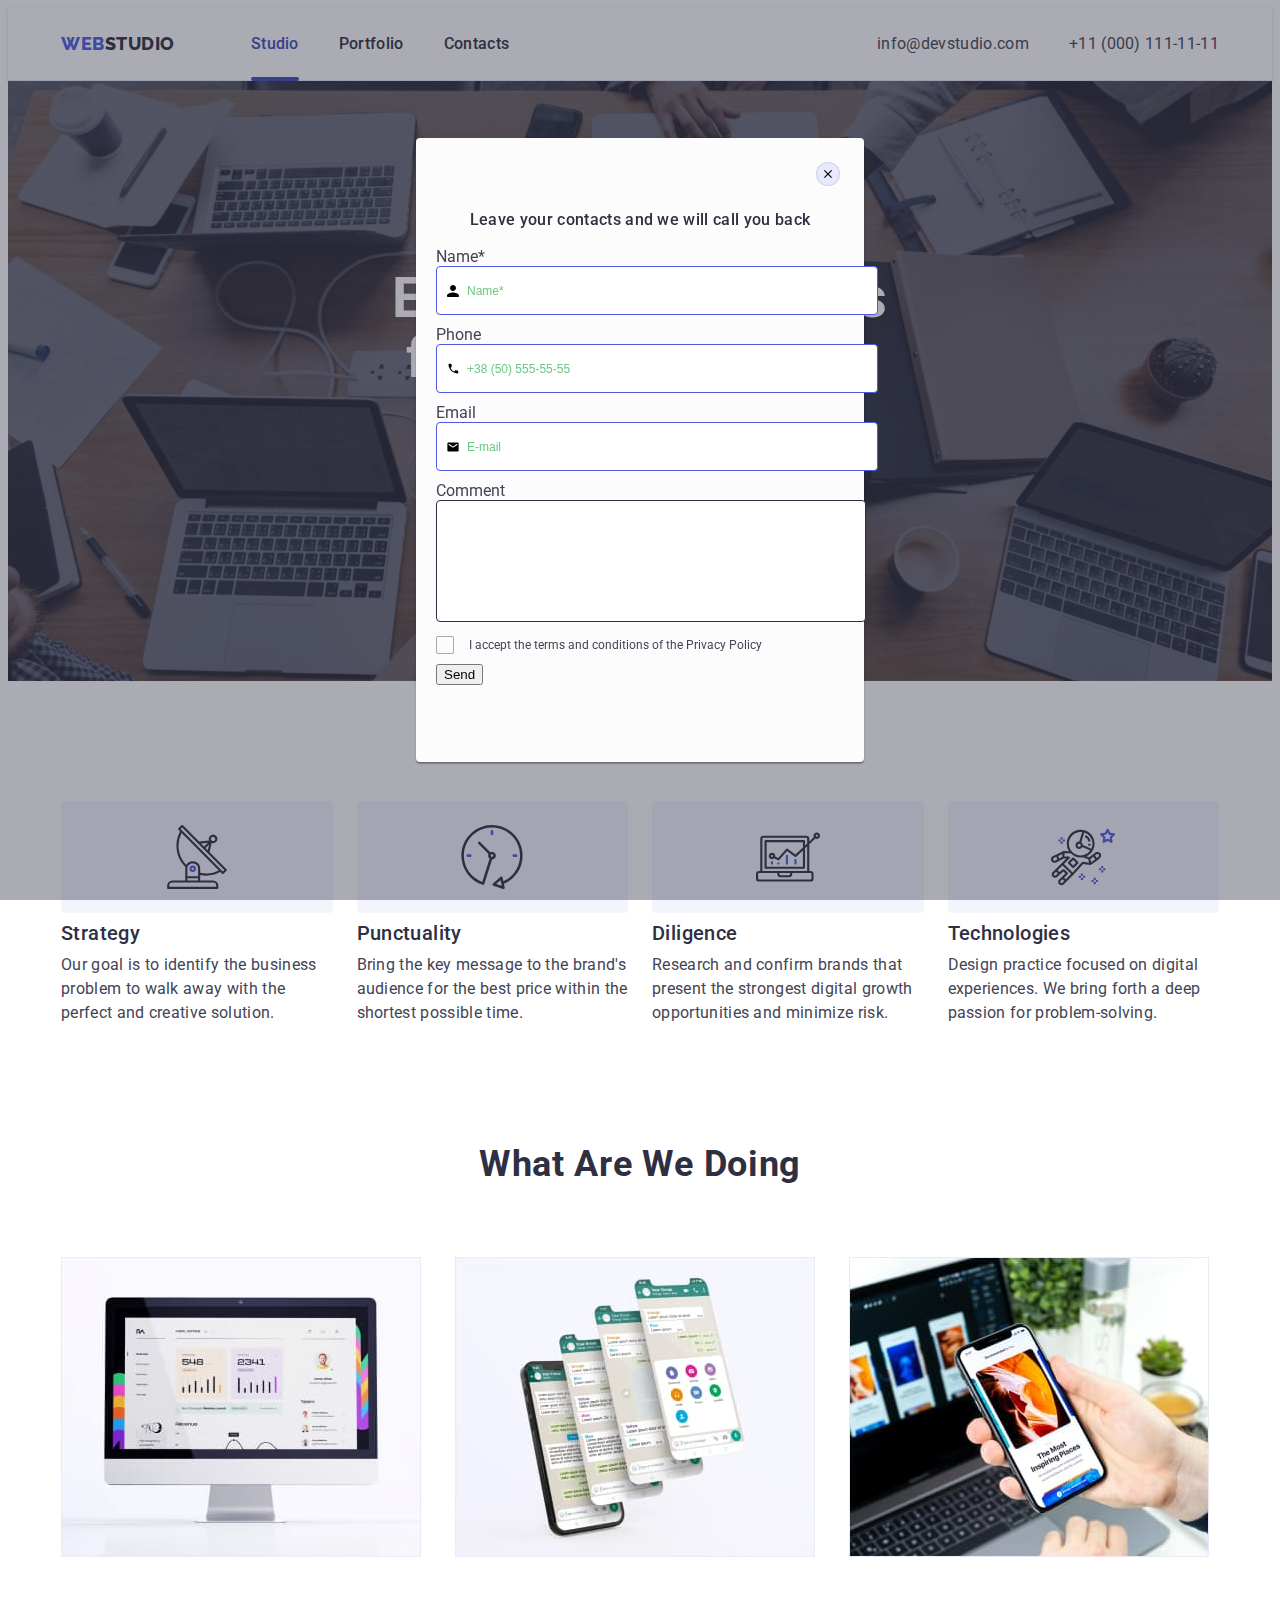
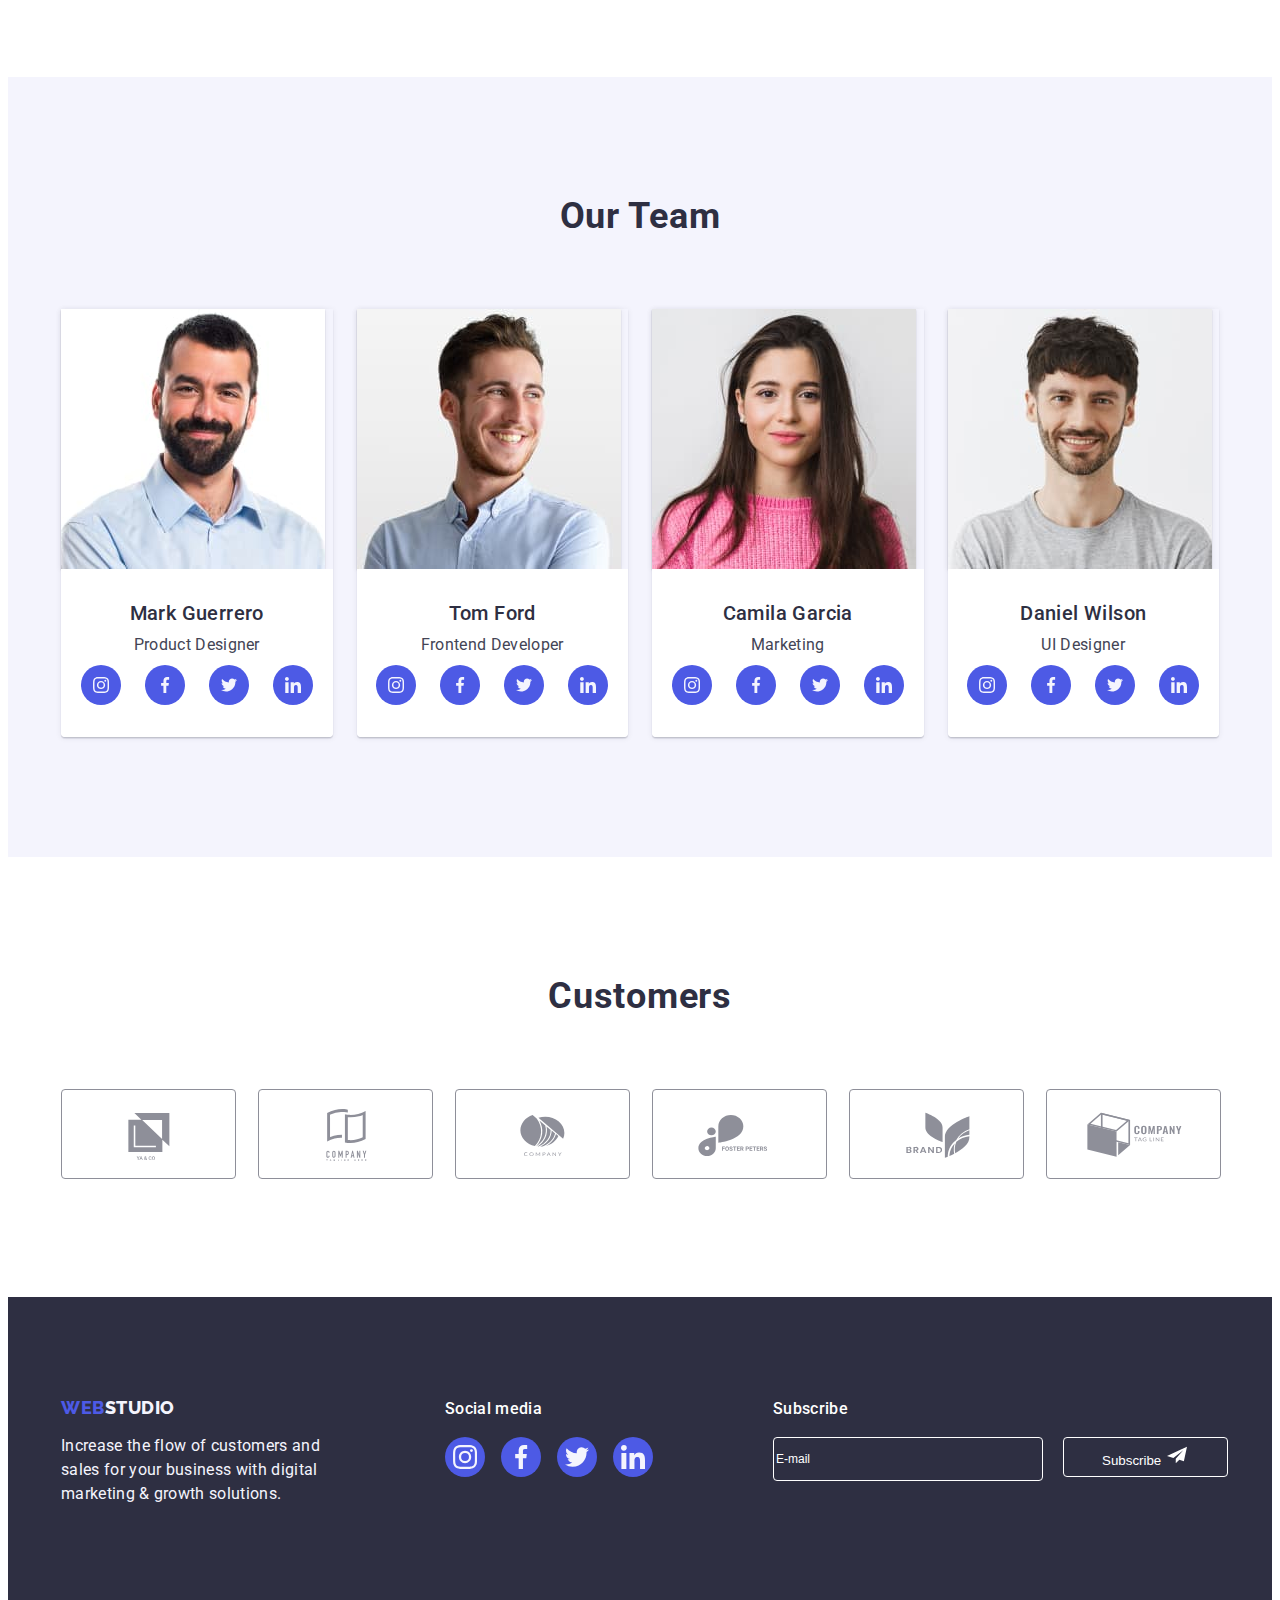
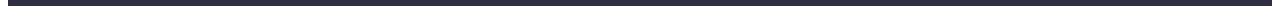
<file: index.html>
<!DOCTYPE html>
<html lang="en">
  <head>
    <meta charset="UTF-8" />
    <meta http-equiv="X-UA-Compatible" content="IE=edge" />
    <meta name="viewport" content="width=device-width, initial-scale=1.0" />
    <title>Домашка 2</title>
    <link rel="preconnect" href="https://fonts.googleapis.com">
    <link rel="preconnect" href="https://fonts.gstatic.com" crossorigin>
    <link href="https://fonts.googleapis.com/css2?family=Raleway:wght@800&family=Roboto:wght@400;500;700&display=swap"
      rel="stylesheet">
    <link rel="stylesheet" href="https://cdnjs.cloudflare.com/ajax/libs/modern-normalize/2.0.0/modern-normalize.min.css"
      integrity="sha512-4xo8blKMVCiXpTaLzQSLSw3KFOVPWhm/TRtuPVc4WG6kUgjH6J03IBuG7JZPkcWMxJ5huwaBpOpnwYElP/m6wg=="
      crossorigin="anonymous" referrerpolicy="no-referrer" />
    <link rel="stylesheet" href="https://cdnjs.cloudflare.com/ajax/libs/animate.css/4.1.1/animate.min.css" />
    <link href="https://unpkg.com/aos@2.3.1/dist/aos.css" rel="stylesheet">
    <link rel="stylesheet" href="./css/styles.css">
  </head>

  <body>
    <header class="header-class">
      <div class="container nav-class  ">
        <nav class="nav-class">
          <a class="main-return-index link" href="./index.html">Web<span class="logo-studio">Studio</span></a>
          <ul class="flex-container list">
            <li><a class="main-menu drawt link" href="./index.html">Studio</a></li>
            <li><a class="main-menu link" href="./portfolio.html">Portfolio</a></li>
            <li><a class="main-menu link" href="">Contacts</a></li>
          </ul>
        </nav>
      
        <address class="main-adress ">
          <ul class="adr-container list">
            <li><a class="main-email-tel link" href="mailto:info@devstudio.com">info@devstudio.com</a></li>
            <li><a class="main-email-tel link" href="tel:+110001111111">+11 (000) 111-11-11</a></li>
          </ul>
        </address>
      </div>
    </header>

    <main>
      <section class=" main-section-first">
        <div class="container container-first">
          <h1 class="main-h-first animate__animated animate__bounce">Effective Solutions for Your Business</h1>

          <button  type="button" class="main-button" data-modal-open>Order Service</button>
        </div>
      </section>

      <section class="main-section-second">
        <div class="container">
          <h2 class=" visually-hidden ">make world beautiful</h2>
          <ul class="container-second  list">
            <li class="second-li">
             <div class="section-second-icon">
                <svg class="second-perevagi-icon" width="64" height="64">
                <use href="./images/icons.svg#icon-anten"></use>
                </svg>
              </div>
                <h3 class="main-h-second">Strategy</h3>
                <p class="main-p-second">
                  Our goal is to identify the business problem to walk away with the
                  perfect and creative solution.
                </p>
              
            </li>
            
            <li class="second-li">
              <div class="section-second-icon">
                <svg class="second-perevagi-icon" width="64" height="64">
                  <use href="./images/icons.svg#icon-clock"></use>
                </svg>
              </div>
              <h3 class="main-h-second">Punctuality</h3>
              <p class="main-p-second">
                Bring the key message to the brand's audience for the best price
                within the shortest possible time.
              </p>
            </li>

            <li class="second-li">
              <div class="section-second-icon">
                <svg class="second-perevagi-icon" width="64" height="64">
                  <use href="./images/icons.svg#icon-diagr"></use>
                </svg>
              </div>
              <h3 class="main-h-second">Diligence</h3>
              <p class="main-p-second">
                Research and confirm brands that present the strongest digital
                growth opportunities and minimize risk.
              </p>
            </li>

            <li class="second-li">
              <div class="section-second-icon">
                <svg class="second-perevagi-icon" width="64" height="64">
                  <use href="./images/icons.svg#icon-astron"></use>
                </svg>
              </div>
              <h3 class="main-h-second">Technologies</h3>
              <p class="main-p-second">
                Design practice focused on digital experiences. We bring forth a
                deep passion for problem-solving.
              </p>
            </li>
          </ul>
        </div>
      </section>

      <section class="main-section-third">
        <div  class="container">
          <h2 class="main-h-third">What are we doing</h2>
         
            <ul class="container-third list">
              <li class="third-li">
                <img class="main-img" src="./images/img1c.jpg"  alt="img1" >
              </li>
              <li class="third-li">
                <img class="main-img" src="./images/img2c.jpg"  alt="img2" >
              </li>
              <li class="third-li">
                <img class="main-img" src="./images/img3c.jpg"  alt="img3" >
              </li>
            </ul>
          
        </div>
      </section>

      <section class="main-section-four">
        <div class="container">
          <h2 class="main-h-third">Our Team</h2>
          <ul class="flex-container-third list">
            <li class="class-team-img">
              <img  class="main-img-team"
                src="./images/developer1c.jpg"
                alt="developer1" >
              <div class="fio-job">
                  <h3 class="main-fio">Mark Guerrero</h3>
                  <p class="job-title">Product Designer</p>
                  <ul class="team-soc list">
                    <li class="team-soc-item link">
                      <a href="" class="team-soc-link link"
                         target="_blank"
                         rel="noopener noreferrent">
                        <svg class="team-soc-icon" width="16" height="16"> 
                          <use href="./images/icons.svg#icon-insta"></use>
                              </svg>
                      </a>
                    </li>
                    <li class="team-soc-item link">
                      <a href="" class="team-soc-link link"
                          target="_blank" rel="noopener noreferrent">
                        <svg class="team-soc-icon" width="16" height="16">
                          <use href="./images/icons.svg#icon-faceb"></use>
                        </svg>
                      </a>
                    </li>
                    <li class="team-soc-item link">
                      <a href="" class="team-soc-link link" 
                          target="_blank" rel="noopener noreferrent">
                          <svg class="team-soc-icon" width="16" height="16">
                            <use href="./images/icons.svg#icon-twit"></use>
                          </svg>
                      </a>
                    </li>
                    <li class="team-soc-item link">
                      <a href="" class="team-soc-link link" 
                        target="_blank" rel="noopener noreferrent">
                      <svg class="team-soc-icon" width="16" height="16">
                        <use href="./images/icons.svg#icon-linked"></use>
                      </svg>
                      </a>
                    </li>
                  </ul>
              </div>
              
            </li>
            <li class="class-team-img">
              <img class="main-img-team"
                src="./images/developer2c.jpg"
                alt="developer2" >
              <div class="fio-job">
                  <h3 class="main-fio">Tom Ford</h3>
                  <p class="job-title">Frontend Developer</p>
                  <ul class="team-soc list">
                    <li class="team-soc-item link">
                      <a href="" class="team-soc-link link" target="_blank" rel="noopener noreferrent">
                        <svg class="team-soc-icon" width="16" height="16">
                          <use href="./images/icons.svg#icon-insta"></use>
                        </svg>
                      </a>
                    </li>
                    <li class="team-soc-item link">
                      <a href="" class="team-soc-link link" target="_blank" rel="noopener noreferrent">
                        <svg class="team-soc-icon" width="16" height="16">
                          <use href="./images/icons.svg#icon-faceb"></use>
                        </svg>
                      </a>
                    </li>
                    <li class="team-soc-item link">
                      <a href="" class="team-soc-link link" target="_blank" rel="noopener noreferrent">
                        <svg class="team-soc-icon" width="16" height="16">
                          <use href="./images/icons.svg#icon-twit"></use>
                        </svg>
                      </a>
                    </li>
                    <li class="team-soc-item link">
                      <a href="" class="team-soc-link link" target="_blank" rel="noopener noreferrent">
                        <svg class="team-soc-icon" width="16" height="16">
                          <use href="./images/icons.svg#icon-linked"></use>
                        </svg>
                      </a>
                    </li>
                  </ul>
              </div>
            </li>
            <li class="class-team-img">
              <img class="main-img-team"
                src="./images/developer3c.jpg"
                alt="developer3" >
              <div class="fio-job">
                  <h3 class="main-fio">Camila Garcia</h3>
                  <p class="job-title">Marketing</p>
                  <ul class="team-soc list">
                    <li class="team-soc-item link">
                      <a href="" class="team-soc-link link" target="_blank" rel="noopener noreferrent">
                        <svg class="team-soc-icon" width="16" height="16">
                          <use href="./images/icons.svg#icon-insta"></use>
                        </svg>
                      </a>
                    </li>
                    <li class="team-soc-item link">
                      <a href="" class="team-soc-link link" target="_blank" rel="noopener noreferrent">
                        <svg class="team-soc-icon" width="16" height="16">
                          <use href="./images/icons.svg#icon-faceb"></use>
                        </svg>
                      </a>
                    </li>
                    <li class="team-soc-item link">
                      <a href="" class="team-soc-link link" target="_blank" rel="noopener noreferrent">
                        <svg class="team-soc-icon" width="16" height="16">
                          <use href="./images/icons.svg#icon-twit"></use>
                        </svg>
                      </a>
                    </li>
                    <li class="team-soc-item link">
                      <a href="" class="team-soc-link link" target="_blank" rel="noopener noreferrent">
                        <svg class="team-soc-icon" width="16" height="16">
                          <use href="./images/icons.svg#icon-linked"></use>
                        </svg>
                      </a>
                    </li>
                  </ul>
              </div>
            </li>
            <li class="class-team-img">
              <img class="main-img-team"
                src="./images/developer4c.jpg"
                alt="developer4" >
              <div class="fio-job">
                  <h3 class="main-fio">Daniel Wilson</h3>
                  <p class="job-title">UI Designer</p>
                  <ul class="team-soc list">
                    <li class="team-soc-item link">
                      <a href="" class="team-soc-link link" target="_blank" rel="noopener noreferrent">
                        <svg class="team-soc-icon" width="16" height="16">
                          <use href="./images/icons.svg#icon-insta"></use>
                        </svg>
                      </a>
                    </li>
                    <li class="team-soc-item link">
                      <a href="" class="team-soc-link link" target="_blank" rel="noopener noreferrent">
                        <svg class="team-soc-icon" width="16" height="16">
                          <use href="./images/icons.svg#icon-faceb"></use>
                        </svg>
                      </a>
                    </li>
                    <li class="team-soc-item link">
                      <a href="" class="team-soc-link link" target="_blank" rel="noopener noreferrent">
                        <svg class="team-soc-icon" width="16" height="16">
                          <use href="./images/icons.svg#icon-twit"></use>
                        </svg>
                      </a>
                    </li>
                    <li class="team-soc-item link">
                      <a href="" class="team-soc-link link" target="_blank" rel="noopener noreferrent">
                        <svg class="team-soc-icon" width="16" height="16">
                          <use href="./images/icons.svg#icon-linked"></use>
                        </svg>
                      </a>
                    </li>
                  </ul>
              </div>
            </li>
          </ul>
        </div>
      </section>

      <section class="main-section-five">
        <div class="container">
          <h2 class="main-h-third">Customers</h2>
          <ul class="flex-container-third list">
            <li class="customer-item link">
              <a href="" class="customer-link" target="_blank" 
                  rel="noopener noreferrent">
                <svg class="customer-icon" width="104" height="56">
                  <use href="./images/icons.svg#icon-logoone"></use>
                </svg>
              </a>
            </li>
            <li class="customer-item link">
              <a href="" class="customer-link" 
                    target="_blank" rel="noopener noreferrent">
                <svg class="customer-icon" width="104" height="56">
                  <use href="./images/icons.svg#icon-logotwo"></use>
                </svg>
              </a>
            </li>
            <li class="customer-item link">
              <a href="" class="customer-link " 
                    target="_blank" rel="noopener noreferrent">
                <svg class="customer-icon" width="104" height="56">
                  <use href="./images/icons.svg#icon-logotree"></use>
                </svg>
              </a>
            </li>
            <li class="customer-item link">
              <a href="" class="customer-link" 
                    target="_blank" rel="noopener noreferrent">
                <svg class="customer-icon" width="104" height="56">
                  <use href="./images/icons.svg#icon-logofour"></use>
                </svg>
              </a>
            </li>
            <li class="customer-item link">
              <a href="" class="customer-link" 
                    target="_blank" rel="noopener noreferrent">
                <svg class="customer-icon" width="104" height="56">
                  <use href="./images/icons.svg#icon-logofive"></use>
                </svg>
              </a>
            </li>
            <li class="customer-item link">
              <a href="" class="customer-link" 
                    target="_blank" rel="noopener noreferrent">
                <svg class="customer-icon" width="104" height="56">
                  <use href="./images/icons.svg#icon-logosix"></use>
                </svg>
              </a>
            </li>
          </ul>
        </div>
      </section>    
    </main>

    <footer class="foot-container ">
      <div class="footer-class">
        <div class="footer-first-block">         
          <a class="main-footer-index link " href="./index.html">Web<span class="main-span-footer">Studio</span></a>
          <p class="main-p-footer size-p-footer">
            Increase the flow of customers and sales for your business with digital
            marketing & growth solutions.
            </p>
        </div>

        <div class="block-social-media footer-first-block">
              <p class="social-media">Social media  </p>
              <ul class="footer-soc list">
                <li class="footer-soc-item link">
                  <a href="" class="footer-soc-link link" target="_blank" rel="noopener noreferrent">
                    <svg class="footer-soc-icon" width="24" height="24">
                      <use href="./images/icons.svg#icon-insta"></use>
                    </svg>
                  </a>
                </li>
              <li class="footer-soc-item link">
                  <a href="" class="footer-soc-link link" target="_blank" rel="noopener noreferrent">
                    <svg class="footer-soc-icon" width="24" height="24">
                      <use href="./images/icons.svg#icon-faceb"></use>
                    </svg>
                  </a>
                </li>
              <li class="footer-soc-item link">
                  <a href="" class="footer-soc-link link" target="_blank" rel="noopener noreferrent">
                    <svg class="footer-soc-icon" width="24" height="24">
                      <use href="./images/icons.svg#icon-twit"></use>
                    </svg>
                  </a>
                </li>
                <li class="footer-soc-item link">

                  <a href="" class="footer-soc-link link" target="_blank" rel="noopener noreferrent">
                    <svg class="footer-soc-icon" width="24" height="24">
                      <use href="./images/icons.svg#icon-linked"></use>
                    </svg>
                  </a>
                </li>
              </ul>
        </div>
        <div class="block-social-media">
          <p class="social-media">Subscribe </p>
          <div class="all-div-subscribe-class">

            <input type="email" 
                name="user-email-footer"  
                class="footer-input" 
                placeholder="E-mail" />
                              
            <button type="submit" class="subscribe-class">Subscribe
                    <span>
                      <svg class="subscribe-fill" width="24" height="20">
                        <use href="./images/icons.svg#icon-Frame-3"></use>
                      </svg>  
                    </span>
            </button>
         </div>
        </div>
      </div>
      </footer>

        <!-- <div class="backdrop is-hidden" data-modal></div> -->
    <div class="backdrop" data-modal>
      <div class="modal">
          <button type="button"   
             class="modal-close" 
             data-modal-close> 
            <svg class="modal-close-icon" width="8" height="8">
              <use href="./images/icons.svg#icon-close-black"></use>
            </svg>
          </button>
        <p class="modal-title">Leave your contacts and we will call you back</p>
        <form class="modal-form">
          <div class="modal-field">
            <label for="user-name" class="input-label">Name*</label>
            <div class="input-wrap">
              <input 
                type="text" 
                name="user-name"  
                class="modal-input" 
                placeholder="Name*"
                required />
                <svg class="modal-icon" width="18" height="18">
                  <use href="./images/icons.svg#icon-person-black-18"></use>
                </svg>

            </div>
          </div>  
          
          <div class="modal-field">
            <label for="user-tel" class="input-label">Phone</label>
            <div class="input-wrap">
              <input 
                type="tel" 
                name="user-tel" 
                class="modal-input" 
                placeholder="+38 (50) 555-55-55"
                pattern="[\+]\d{3}\s[\(]\d{2}[\)]\s\d{3}[\-]\d{2}[\-]\d{2}"
                title="+38 (50) 555-55-55"
                required
                />
              <svg class="modal-icon" width="18" height="18">
                  <use href="./images/icons.svg#icon-phone-black-18"></use>
              </svg>

            </div>
          </div>

          <div class="modal-field">
            <label for="user-email" class="input-label">Email</label>
            <div class="input-wrap">
              <input 
                type="email" 
                name="user-email" 
                class="modal-input" 
                placeholder="E-mail" />
              <svg class="modal-icon" width="18" height="18">
                <use href="./images/icons.svg#icon-email-black-18"></use>
              </svg>  
            </div>
          </div>

          <div class="modal-field">
            <label for="user-text" class="input-label">Comment</label>
            <textarea name="user-text"
                     id="user-text" 
                     class="modal-comment"
                     placeholder="Комментар">
            </textarea>
          </div>

          <div class="modal-field">
            <input type="checkbox" 
              id="zgoda"
              name="zgoda"
              class="input-zgoda visually-hidden"
              value="on" />
            <label for="zgoda" class="label-zgoda">
              <span>
                <svg class="check-icon" width="10" height="8">
                  <use href="./images/icons.svg#icon-check"></use>
                </svg>
              </span>
              I accept the terms and conditions of the Privacy Policy</label>
          </div>
          <button type="submit">Send</button>
        </form>

      </div>
    </div>
    <script src="./js/modal.js"></script>
  </body>
</html>
</file>
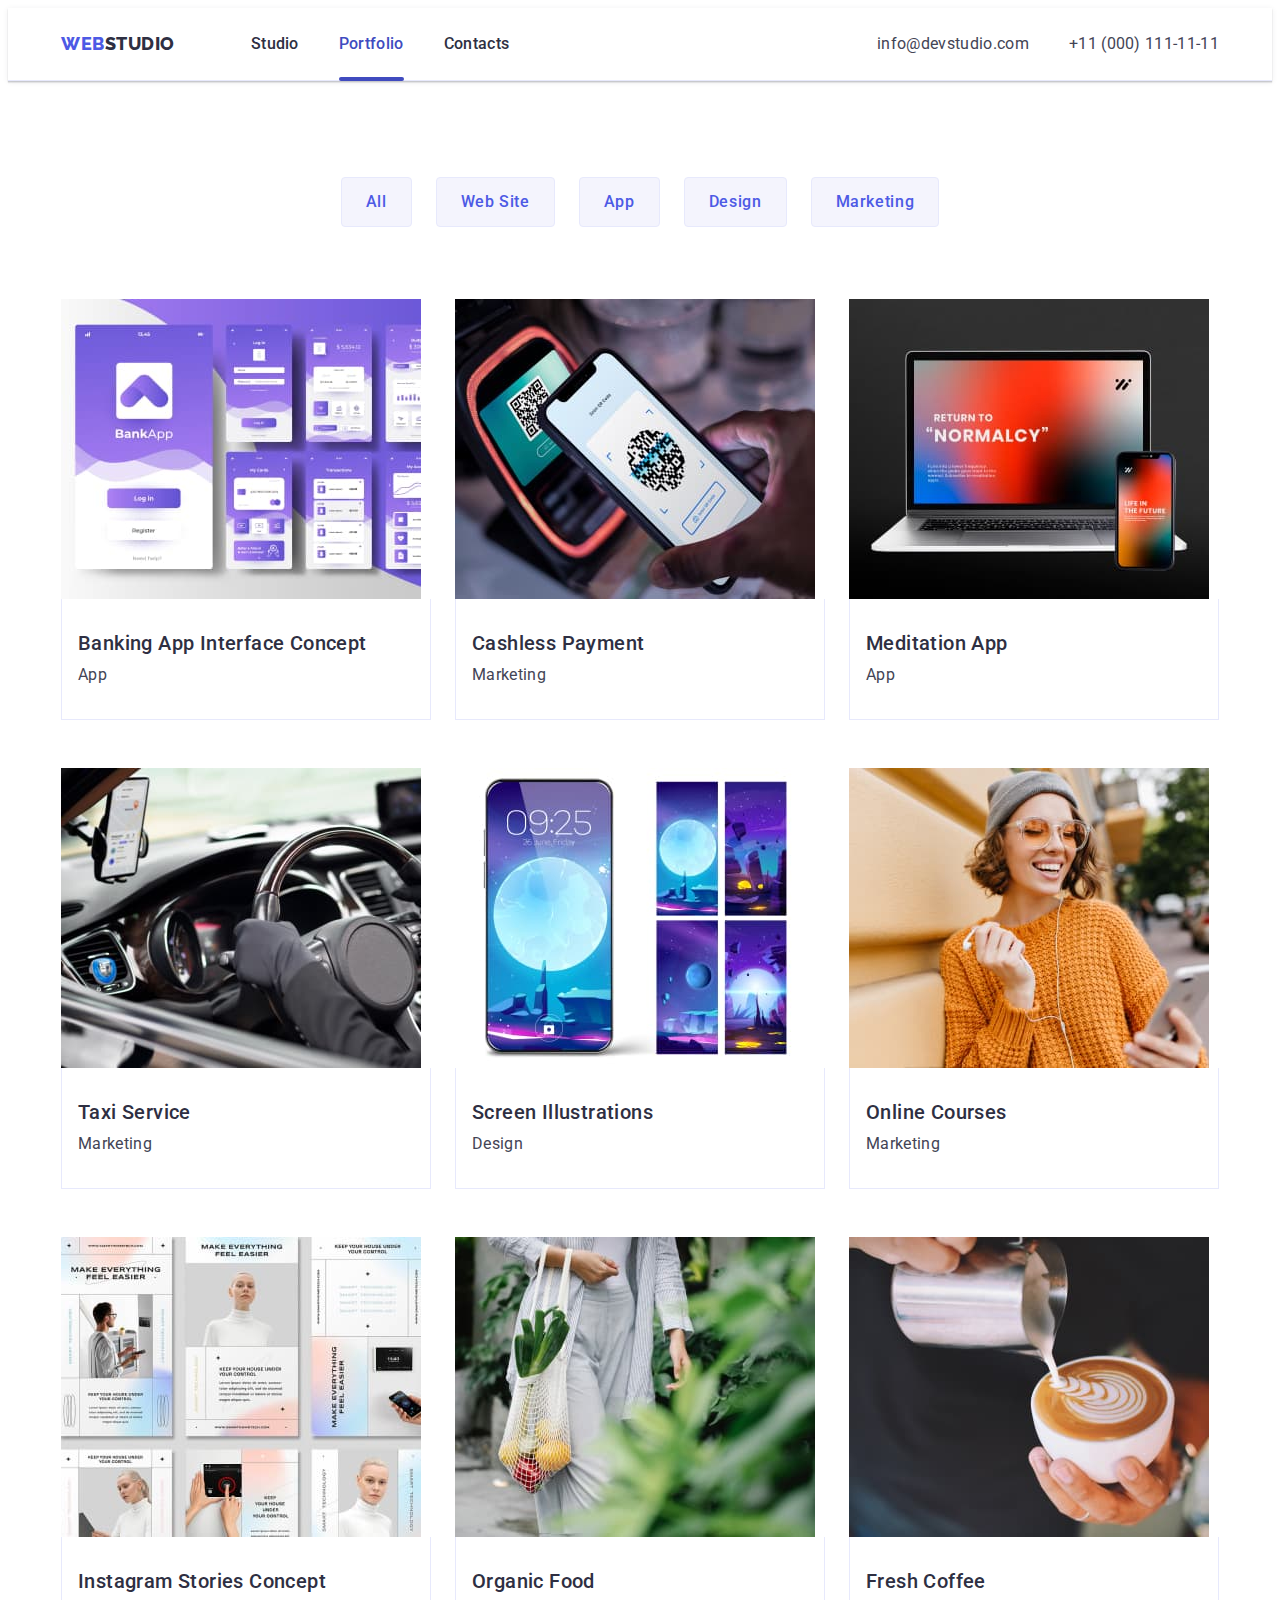
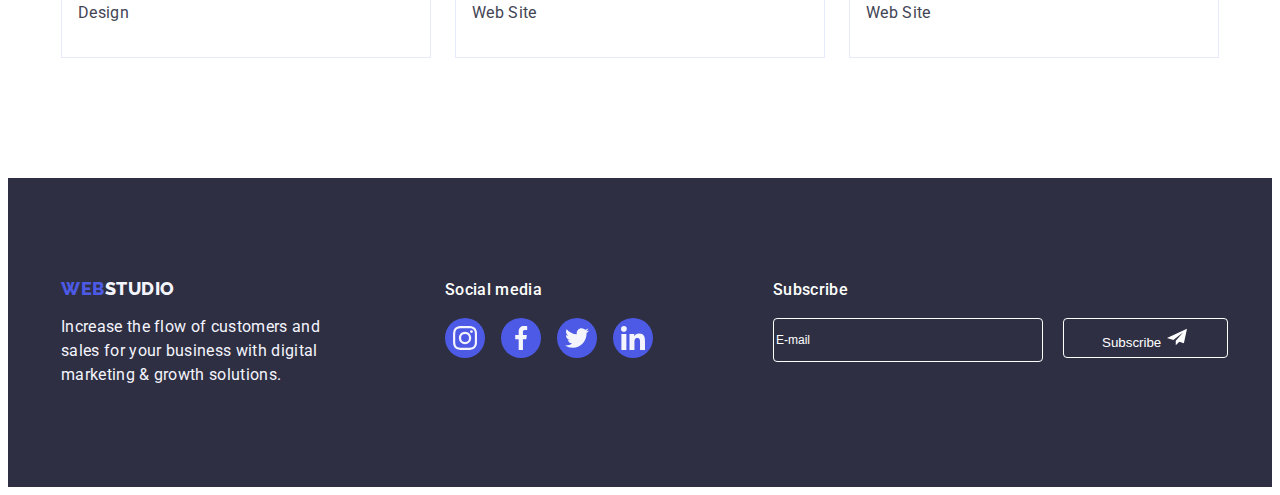
<file: portfolio.html>
<!DOCTYPE html>
<html lang="en">

<head>
    <meta charset="UTF-8" />
    <meta http-equiv="X-UA-Compatible" content="IE=edge" />
    <meta name="viewport" content="width=device-width, initial-scale=1.0" />
    <title>Домашка 2</title>
    <link rel="preconnect" href="https://fonts.googleapis.com">
    <link rel="preconnect" href="https://fonts.gstatic.com" crossorigin>
    <link href="https://fonts.googleapis.com/css2?family=Raleway:wght@800&family=Roboto:wght@400;500;700&display=swap"
        rel="stylesheet">
    <link rel="stylesheet" href="https://cdnjs.cloudflare.com/ajax/libs/modern-normalize/2.0.0/modern-normalize.min.css"
        integrity="sha512-4xo8blKMVCiXpTaLzQSLSw3KFOVPWhm/TRtuPVc4WG6kUgjH6J03IBuG7JZPkcWMxJ5huwaBpOpnwYElP/m6wg=="
        crossorigin="anonymous" referrerpolicy="no-referrer" />
    <link rel="stylesheet" href="./css/styles.css">
</head>

<body>
    <header class="header-class">
        <div class="container  nav-class  ">
            <nav class="nav-class ">
                <a class="main-return-index link" href="./index.html">Web<span class="logo-studio">Studio</span></a>
                <ul class="flex-container list">
                    <li><a class="main-menu link" href="./index.html">Studio</a></li>
                    <li><a class="main-menu drawt link" href="./portfolio.html">Portfolio</a></li>
                    <li><a class="main-menu link" href="">Contacts</a></li>
                </ul>
            </nav>
    
            <address class="main-adress ">
                <ul class="adr-container list">
                    <li><a class="main-email-tel link" href="mailto:info@devstudio.com">info@devstudio.com</a></li>
                    <li><a class="main-email-tel link" href="tel:+110001111111">+11 (000) 111-11-11</a></li>
                </ul>
            </address>
        </div>
    </header>

    
    <main>
        <section class="section-portfolio">
           
            <div class="container ">   
                <h1 class=" visually-hidden "> portfolio </h1>
                <ul class=" flex-container-menu-portfolio list">
    
                    <li> <button type="button" class="portfolio-filter link">All</button> </li>
                    <li> <button type="button" class="portfolio-filter link">Web Site</button> </li>
                    <li> <button type="button" class="portfolio-filter link">App</button></li>
                    <li> <button type="button" class="portfolio-filter link">Design</button></li>
                    <li> <button type="button" class="portfolio-filter link">Marketing</button></li>
                </ul>
                <ul class=" flex-container-portfolio list">
           
                    <li class="portfolio-li ">
                        <a class="portfolio-list link" href="">
                            <div class="portfolio-card">
                                <img src="./images/portfolio-banking-c.jpg" 
                                       alt="portfolio-banking">
                                <p class="portfolio-cashless-text">14 Stylish and User-Friendly App Design Concepts · Task Manager App ·
                                    Calorie Tracker App · Exotic Fruit Ecommerce App · Cloud Storage App</p>
                            </div>
                            <div class="portfolio-list-card">       
                                <h2 class="portfolio-h-two"> Banking App Interface Concept</h2>
                                <p class="portfolio-p">App</p>
                            </div>
                        </a>
                    </li>
                    <li class="portfolio-li">
                        <a class="portfolio-list link" href="">
                            <div class="portfolio-card">                        
                                <img src="./images/portfolio-cashless-c.jpg" 
                                    alt="portfolio-cashless">
                                <p class="portfolio-cashless-text">14 Stylish and User-Friendly App Design Concepts · Task Manager App ·
                                    Calorie Tracker App · Exotic Fruit Ecommerce App · Cloud Storage App</p>
                            </div>
                            <div class="portfolio-list-card">
                                <h2 class="portfolio-h-two"> Cashless Payment</h2>
                                <p class="portfolio-p">Marketing</p>
                            </div>
                        </a>
                    </li>
                    <li class="portfolio-li"> 
                        <a class="portfolio-list link" href="">
                            <div class="portfolio-card">
                                <img src="./images/portfolio-meditation-c.jpg"
                                   alt="portfolio-meditation">
                                <p class="portfolio-cashless-text">14 Stylish and User-Friendly App Design Concepts · Task Manager App ·
                                    Calorie Tracker App · Exotic Fruit Ecommerce App · Cloud Storage App</p>
                            </div>
                            <div class="portfolio-list-card">
                                <h2 class="portfolio-h-two"> Meditation App</h2>
                                <p class="portfolio-p">App</p>
                            </div>
                        </a>
                    </li>
                    <li class="portfolio-li"> 
                        <a class="portfolio-list link" href="">
                            <div class="portfolio-card">
                                <img src="./images/portfolio-taxi-c.jpg" 
                                   alt="portfolio-taxi">
                                 <p class="portfolio-cashless-text">14 Stylish and User-Friendly App Design Concepts · Task Manager App ·
                                      Calorie Tracker App · Exotic Fruit Ecommerce App · Cloud Storage App</p>
                            </div>
                            <div class="portfolio-list-card">
                                <h2 class="portfolio-h-two"> Taxi Service</h2>
                                <p class="portfolio-p">Marketing</p>
                            </div>
                        </a>
                    </li>
                    <li class="portfolio-li"> 
                        <a class="portfolio-list link" href="">
                            <div class="portfolio-card">
                                <img src="./images/portfolio-screen-c.jpg" 
                                        alt="portfolio-screen">
                                <p class="portfolio-cashless-text">14 Stylish and User-Friendly App Design Concepts · Task Manager App ·
                                     Calorie Tracker App · Exotic Fruit Ecommerce App · Cloud Storage App</p>
                            </div>
                            <div class="portfolio-list-card">
                                <h2 class="portfolio-h-two"> Screen Illustrations</h2>
                                <p class="portfolio-p">Design</p>
                            </div>
                        </a>
                    </li>
                    <li class="portfolio-li"> 
                        <a  class="portfolio-list link" href="">
                            <div class="portfolio-card">
                                <img src="./images/portfolio-online-course-c.jpg" 
                                      alt="portfolio-online-course">
                                <p class="portfolio-cashless-text">14 Stylish and User-Friendly App Design Concepts · Task Manager App ·
                                    Calorie Tracker App · Exotic Fruit Ecommerce App · Cloud Storage App</p>
                            </div>
                            <div class="portfolio-list-card">
                                <h2 class="portfolio-h-two"> Online Courses</h2>
                                <p class="portfolio-p">Marketing</p>
                            </div>
                        </a>
                    </li>
                    <li class="portfolio-li"> 
                        <a class="portfolio-list link" href="">
                            <div class="portfolio-card">
                                <img src="./images/portfolio-instagram-story-c.jpg" 
                                       alt="portfolio-instagram-story">
                                <p class="portfolio-cashless-text">14 Stylish and User-Friendly App Design Concepts · Task Manager App ·
                                    Calorie Tracker App · Exotic Fruit Ecommerce App · Cloud Storage App</p>
                            </div>
                            <div class="portfolio-list-card">
                                <h2 class="portfolio-h-two"> Instagram Stories Concept</h2>
                                <p class="portfolio-p">Design</p>
                            </div>
                        </a>
                    </li>
                    <li class="portfolio-li">
                         <a class="portfolio-list link" href="">
                            <div class="portfolio-card">
                                <img src="./images/portfolio-organic-food-c.jpg" 
                                    alt="portfolio-organic-food">
                                <p class="portfolio-cashless-text">14 Stylish and User-Friendly App Design Concepts · Task Manager App ·
                                    Calorie Tracker App · Exotic Fruit Ecommerce App · Cloud Storage App</p>
                            </div>
                            <div class="portfolio-list-card">
                                <h2 class="portfolio-h-two"> Organic Food</h2>
                                <p class="portfolio-p">Web Site</p>
                            </div>
                        </a>
                    </li>
                    <li class="portfolio-li "> 
                        <a class="portfolio-list link" href="">
                            <div class="portfolio-card">
                                <img src="./images/portfolio-fresh-coffe-c.jpg"
                                    alt="portfolio-fresh-coffe">
                                <p class="portfolio-cashless-text">14 Stylish and User-Friendly App Design Concepts · Task Manager App ·
                                    Calorie Tracker App · Exotic Fruit Ecommerce App · Cloud Storage App</p>
                            </div>
                            <div class="portfolio-list-card">
                                <h2 class="portfolio-h-two"> Fresh Coffee</h2>
                                <p class="portfolio-p">Web Site</p>
                             </div>
                         </a>
                    </li>
                </ul>
            </div>
        </section>
    </main>
    <footer class="foot-container ">
        <div class="footer-class">
            <div class="footer-first-block">
                <a class="main-footer-index link " href="./index.html">Web<span class="main-span-footer">Studio</span></a>
                <p class="main-p-footer size-p-footer">
                    Increase the flow of customers and sales for your business with digital
                    marketing & growth solutions.
                </p>
            </div>
    
            <div class="block-social-media footer-first-block">
                <p class="social-media">Social media </p>
                <ul class="footer-soc list">
                    <li class="footer-soc-item link">
                        <a href="" class="footer-soc-link link" target="_blank" rel="noopener noreferrent">
                            <svg class="footer-soc-icon" width="24" height="24">
                                <use href="./images/icons.svg#icon-insta"></use>
                            </svg>
                        </a>
                    </li>
                    <li class="footer-soc-item link">
                        <a href="" class="footer-soc-link link" target="_blank" rel="noopener noreferrent">
                            <svg class="footer-soc-icon" width="24" height="24">
                                <use href="./images/icons.svg#icon-faceb"></use>
                            </svg>
                        </a>
                    </li>
                    <li class="footer-soc-item link">
                        <a href="" class="footer-soc-link link" target="_blank" rel="noopener noreferrent">
                            <svg class="footer-soc-icon" width="24" height="24">
                                <use href="./images/icons.svg#icon-twit"></use>
                            </svg>
                        </a>
                    </li>
                    <li class="footer-soc-item link">
    
                        <a href="" class="footer-soc-link link" target="_blank" rel="noopener noreferrent">
                            <svg class="footer-soc-icon" width="24" height="24">
                                <use href="./images/icons.svg#icon-linked"></use>
                            </svg>
                        </a>
                    </li>
                </ul>
            </div>
            <div class="block-social-media">
                <p class="social-media">Subscribe </p>
                <div class="all-div-subscribe-class">
    
                    <input type="email" name="user-email-footer" class="footer-input" placeholder="E-mail" />
    
                    <button type="submit" class="subscribe-class">Subscribe
                        <span>
                            <svg class="subscribe-fill" width="24" height="20">
                                <use href="./images/icons.svg#icon-Frame-3"></use>
                            </svg>
                        </span>
                    </button>
                </div>
            </div>
        </div>
    </footer>
</body>
</html>
</file>
<file: css/styles.css>
body{
    font-family: "Roboto", sans-serif;
    color: var(--color-main-p);
    background-color: var(--title-color); }
:root{
        --title-color: #ffffff;
        --background-color-body: #2e2f42;
        --portfolio-filter-color: #4D5AE5;
        --portfolio-filter-background: #F4F4FD;
        --color-main-menu: #434455;
        --color-border-portfolio: #e7e9fc;
        --color-focus-blu: #404bbf;
        --color-h-second: #2E2F42;
        --color-main-total: #F4F4FD;
        --color-main-p: #434455;
        --color-sect-third: #E5E5E5;
        --timing-function: cubic-bezier(0.4, 0, 0.2, 1);
}
.list{list-style: none;  }
.link{text-decoration: none; }
p,h1,h2,h3,h4,h5,h6 {margin: 0;}
ul,ol{margin: 0;   padding: 0  ;}
img{display: block;}

/* Main menu */
.main-menu {
    font-weight: 500;
    font-size: 16px;
    line-height: 1.5;
    letter-spacing: 0.02em;
    color: var(--background-color-body);
    /* color: var(--color-focus-blu); */
    display: block;
    gap: 40px;
    padding: 24px 0;
    position: relative;
    transition: color 250ms var(--timing-function);
               
}
/* версия со всплывающим подчерком на ховере
.main-menu::after {
    content: "";
    position: absolute;
    width: 100%;
    height: 4px;
    left: 0;
    bottom: -1px;
    display: block;
    background-color: var(--color-focus-blu);
    transform: scaleX(0);
    bottom: -1px;
    border-radius: 2px;
    transition: transform 250ms var(--timing-function);
} 
.main-menu:hover::after {
    transform: scaleX(1);
}
*/

.drawt {
    color: var(--color-focus-blu);
    transition: color 250ms var(--timing-function);            
}
.drawt::after{
    content: "";
    position: absolute;
    width: 100%;
    height: 4px;
    left: 0;
    bottom: -1px;
    display: block;
    background-color: var(--color-focus-blu);
    transform: scaleX(0);
     bottom: -1px;
    border-radius: 2px;
    transform: scaleX(1);
}
 .main-menu:hover,
 .main-menu:focus {
        color: var(--color-focus-blu);     
}
.nav-class {
    display: flex;
    align-items: center;
    justify-content: space-between;
}
.adr-container {
    display: flex;
    gap: 40px;
}
.flex-container{
    display: flex;
    align-items: center;
    gap: 40px;
}
.flex-container-first{
    box-sizing: content-box;
    display: flex;
}
.flex-container-second {
    display: flex;
    align-items: center;
    gap: 24px;
    justify-content: center;
}
.flex-container-portfolio{
    display: flex;
    flex-wrap: wrap;
    align-items: center;
    column-gap: 24px;
    row-gap: 48px;
    border-top: none;
}
.portfolio-li{
    width: calc((100% - 48px) / 3);
    /* transition: transform 250ms var(--timing-function); */
    }


.portfolio-list:hover .portfolio-cashless-text {
    transform: translateY(0%);
}

.portfolio-list:focus .portfolio-cashless-text {
    transform: translateY(0%);
}
.portfolio-list:hover .portfolio-h-two {
    transform: translateY(0%);
}
.portfolio-list:focus .portfolio-h-two {
    transform: translateY(0%);
}
.portfolio-list {
    display: block;
    transition: box-shadow 250ms var(--timing-function); 
                /* transform 250ms var(--timing-function); */
}
.portfolio-list-card {
    padding: 32px 16px;
    border: 1px solid var(--color-border-portfolio);
    border-top: none;
    transition: box-shadow 250ms var(--timing-function);
}

.portfolio-list:hover,
.portfolio-list:focus {
    box-shadow: 0px 1px 6px rgba(46, 47, 66, 0.08),
                0px 1px 1px rgba(46, 47, 66, 0.16),
                0px 2px 1px rgba(46, 47, 66, 0.08);
                
}

.flex-container-menu-portfolio{
    display: flex;
    gap: 24px;
    margin-bottom: 72px;
}   
.flex-container-third {
    display: flex;
    align-items: center;
    gap: 24px;
    }
.flex-on{
    display: flex;
    align-items: center;
    justify-items: center;
    justify-content: center;
}

.logo-studio{
    color: var(--background-color-body);
}

.main-return-index{
    color: var(--portfolio-filter-color);
    font-family: 'Raleway', sans-serif;
    font-style: normal;
    font-weight: 800;
    font-size: 18px;
    line-height: 1.17;
    letter-spacing: 0.03em;
    text-transform: uppercase;
    margin-right: 76px;
    transition: color 250ms var(--timing-function);
 }
.main-return-index:hover,
.main-return-index:focus {
    color: var(--color-focus-blu);
}
.main-footer-index {
    font-family: 'Raleway', sans-serif;
    font-style: normal;
    font-weight: 800;
    font-size: 18px;
    line-height: 1.17;
    letter-spacing: 0.03em;
    text-transform: uppercase;
    color: var(--portfolio-filter-color);
    margin-bottom: 16px;
    display: inline-block;
}
.main-span-footer {
    color: var(--portfolio-filter-background);
}

.main-p-footer {
    font-size: 16px;
    line-height: 1.5;
    letter-spacing: 0.02em;
    color: var(--portfolio-filter-background);
}
.size-p-footer {
    width: 264px;
}
.main-adress {
    font-style: normal; 
}

.main-email-tel{
    font-size: 16px;
    line-height: 1.5;
    letter-spacing: 0.02em;
    color: var(--color-main-menu);
    margin-right: auto;
    transition: color 250ms var(--timing-function);
}
.main-email-tel:hover,
.main-email-tel:focus {
    color: var(--color-focus-blu);
 
}
.main-section-first{
    max-width: 1440px;
    margin: 0 auto;
    background-position: center;
    background-size: cover;
    background-image: linear-gradient(rgba(46, 47, 66, 0.7),
                                      rgba(46, 47, 66, 0.7)),
                                       url(../images/people-office.jpg);
    background-repeat: no-repeat;
    padding: 188px 0;
    position: relative;
}
.main-h-first {
    font-weight: 700;
    font-size: 56px;
    line-height: 1.07;
    text-align: center; 
    letter-spacing: 0.02em;
    max-width: 496px;
    color: var(--title-color);
    margin: auto;
 }
.main-button {
    font-family: "Roboto", sans-serif;
    font-style: normal;
    font-weight: 500;
    font-size: 16px;
    line-height: 1.5;
    letter-spacing: 0.04em;
    color: var(--title-color);
    background-color: var(--portfolio-filter-color);
    cursor: pointer;
    display: block;
    margin: auto;
    margin-top: 48px;
    align-items: flex-start;
    padding: 12px 24px;
    min-width: 169px;
    height: 56px;
    border: none;
    box-shadow: 0px 4px 4px rgba(0, 0, 0, 0.15);
    border-radius: 4px;
    transition: background-color 250ms var(--timing-function);  
}            
   

.main-button:hover,
.main-button:focus {
    background-color: var(--color-focus-blu);
    border: 1px solid transparent;
}
.main-section-second{
    padding-top: 120px;
    padding-bottom: 120px;
}
.h-two-hidden{
    content-visibility: hidden;
}
.main-h-second {
    font-weight: 500;
    font-size: 20px;
    line-height: 1.2;
    letter-spacing: 0.02em;
    color: var(--color-h-second);
    margin-bottom: 8px;
}
.main-p-second {
    font-size: 16px;
    line-height: 1.5;
    letter-spacing: 0.02em;
    color: var(--color-main-p);
}
.main-section-third{
    /* background-color: #E5E5E5; */
    padding-bottom: 120px;
}
.main-section-four {
    background-color: var(--portfolio-filter-background);
    padding: 120px 0;
}

.main-section-five {
    background-color: var(-color-sect-third);
    padding: 120px 0;
}
.main-h-third {
    font-weight: 700;
    font-size: 36px;
    line-height: 1.11;
    text-align: center;
    align-items: center;
    letter-spacing: 0.02em;
    text-transform: capitalize;
    color: var(--background-color-body);
    margin-bottom: 72px;
}
.main-fio {
    font-weight: 500;
    font-size: 20px;
    line-height: 1.2;
    text-align: center;
    letter-spacing: 0.02em;
    color: var(--background-color-body);
    margin-bottom: 8px;
}
.job-title {
    font-size: 16px;
    line-height: 1.5;
    text-align: center;
    letter-spacing: 0.02em;
    color: var(--color-main-menu);
    margin-bottom: 8px;
}
.fio-job {
    border-radius: 0px 0px 4px 4px;
    background-color: var(--title-color);
    padding: 32px 16px;
}
.footer-class{
    width: 1158px;
        padding: 0 15px;
        margin: 0 auto;
    display: flex;
    align-items: baseline;  
}
.foot-container {
    padding: 100px 0px;
    background-color: var(--background-color-body);
}
.footer-first-block{
    margin-right: 120px;
}
 
    
/****--------------- Portfolio */
.portfolio-filter{
    font-family: "Roboto", sans-serif;
    font-weight: 500;
    font-size: 16px;
    line-height: 1.5;
    letter-spacing: 0.04em;
    background-color: var(--portfolio-filter-background);
    color:var(--portfolio-filter-color);
    cursor: pointer;
    padding: 12px 24px;
    border: 1px solid #E7E9FC;
    border-radius: 4px;
    transition: color 250ms var(--timing-function),
                border-color 250ms var(--timing-function),
                background-color  250ms var(--timing-function),
                box-shadow 250ms var(--timing-function);
}

.portfolio-filter:hover, 
.portfolio-filter:focus {
    color: var(--title-color);
    background-color: var(--color-focus-blu);
    border: 1px solid transparent;
    box-shadow: 0px 3px 1px rgba(0, 0, 0, 0.1), 
                0px 2px 1px rgba(0, 0, 0, 0.08),    
                0px 2px 2px rgba(0, 0, 0, 0.12);
    }


.portfolio-h-two{
    font-weight: 500;
    font-size: 20px;
    line-height: 1.2;
    letter-spacing: 0.02em;
    color: var(--background-color-body);
    margin-bottom: 8px;
}
.portfolio-p{
    font-size: 16px;
    line-height: 1.5;
    letter-spacing: 0.02em;
    color: var(--color-main-menu);
    transition: transform 250ms linear;
} 
.main-img{
    /* display: block;  */
    max-width: 100%;
     height: auto;
     flex-basis: calc((100% - 48px) / 3);
}
.main-img-team {
     flex-basis: calc((100% - 3 * 24px) / 4);
    box-shadow: 0px 1px 6px rgba(46, 47, 66, 0.08),
        0px 1px 1px rgba(46, 47, 66, 0.16),
        0px 2px 1px rgba(46, 47, 66, 0.08);
}
.header-class{
    border-bottom: 1px solid #e7e9fc;
    box-shadow: 0px 2px 1px rgba(46, 47, 66, 0.08),
                0px 1px 1px rgba(46, 47, 66, 0.16), 
                0px 1px 6px rgba(46, 47, 66, 0.08);
    
}
.container {
    width: 1158px;
    padding: 0 15px;
    margin: 0 auto;
}
.container-first {
    width: 1158px;
        /* position: relative; */
 }
.container-second {
    /* width: 1158px; */
    display: flex;
    gap: 24px;
    /* align-items: center;
    justify-content: center;
    background-color:var(--portfolio-filter-background);
    border-radius: 4px; */
}
.second-li{
    flex-basis: calc((100% - 72px) / 4);
}
.third-li{
    flex-basis: calc((100% - 48px) / 3);
}
.container-third{
    display: flex;
    flex-direction: row;
    align-items: center;
    margin: 0 auto;
    gap: 24px;
    justify-content: center;
}
.visually-hidden {
    position: absolute;
    width: 1px;
    height: 1px;
    margin: -1px;
    border: 0;
    padding: 0;
    white-space: nowrap;
    clip-path: inset(100%);
    clip: rect(0 0 0 0);
    overflow: hidden;
}
.second-item{
    flex-basis: calc((100% - 72px) / 4);
}
.flex-container-menu-portfolio{
    display: flex;
    align-items: center;
    gap: 24px;
    justify-content: center;
    margin-bottom: 72px;
}
.section-portfolio{
    /* width: 1158px; */
    padding-top: 96px;
    padding-bottom: 120px;  
}
.class-team-img{
    flex-basis: calc((100% - 72px) / 4);
    border-radius: 0px 0px 4px 4px;
    box-shadow: 0px 1px 6px rgba(46, 47, 66, 0.08),
        0px 1px 1px rgba(46, 47, 66, 0.16),
        0px 2px 1px rgba(46, 47, 66, 0.08);
}
.team-soc{
    display: flex;
    justify-content: center;
    gap: 24px;
}
.team-soc-item{
    height: 40px;
    width: 40px;
 }
.team-soc-link{
    width: 100%;
    height: 100%;
    background-color: var(--portfolio-filter-color);
    border-radius: 50%;
    /* display: block; */
    display: flex;
    align-items: center;
    justify-content: center;
    transition: background-color 250ms var(--timing-function);
           
}
.team-soc-link:hover,
.team-soc-link:focus {
    background-color: #404bbf;
    border: 1px solid transparent;
}
.team-soc-icon{
    fill: var(--color-main-total);    
}
.footer-soc {
    display: flex;
    justify-content: center;
    gap: 16px;
}
.footer-soc-item {
    height: 40px;
    width: 40px;
}
.footer-soc-link {
    width: 100%;
    height: 100%;
    background-color: var(--portfolio-filter-color);
    border-radius: 50%;
    /* display: block; */
    display: flex;
    align-items: center;
    justify-content: center;
    transition: background-color 250ms var(--timing-function);
         
}

.footer-soc-link:hover,
.footer-soc-link:focus {
    background-color: #31d0aa;
    border: 1px solid transparent;
}

.footer-soc-icon {
    fill: var(--color-main-total);
    color: black;
}
.customer-item {
    /* background:var(--color-main-total); */
    width: calc((100% - 120px) / 6);
    height: 88px;
    /* height:min-content 88px; */
}
.customer-link{
    width: 100%;
    height: 100%;
    border: 1px solid #8e8f99;
    border-radius: 4px;
    display: flex;
    align-items: center;
    justify-content: center;
    color:  #8e8f99;
    transition: color 250ms var(--timing-function),
                border-color 250ms var(--timing-function);
}
.customer-link:hover,
.customer-link:focus {
    border-color: #404bbf;
    color: #404bbf;
    
}

.customer-icon {
    fill: currentColor;
}
.social-media{
    font-family: 'Roboto';
    font-style: normal;
    font-weight: 500;
    font-size: 16px;
    line-height: 1.5;
    letter-spacing: 0.02em;
    margin-bottom: 16px;
    color: var(--title-color);
}
.block-social-media{}

.section-second-icon{
    display: flex;
    align-items: center;
    justify-content: center;
    height: 112px;
    background-color:var(--portfolio-filter-background);
    border-radius: 4px;
    margin-bottom: 8px;
}
 .second-perevagi-icon {
    fill: var(--portfolio-filter-background);
}

.portfolio-cashless-text{
        font-size: 16px;
        line-height: 1.5;
        letter-spacing: 0.02em;
    position: absolute;
    top: 0;
    height: 100%;
    color: var(--color-main-total);
    background-color: var(--portfolio-filter-color);
    padding: 40px 32px;
    transform: translateY(100%);
    transition: transform 250ms var(--timing-function);

}
.portfolio-card{
    position: relative;
    overflow: hidden;
}
.backdrop{
    position: fixed;
    left: 0;
    top: 0;
    width: 100%;
    height: 100%;
    background-color: rgba(46, 47, 66, 0.4);
    transition: opacity 250ms var(--timing-function), 
                visibility 250ms var(--timing-function);
}
.modal{
    position: absolute;
    top: 50%;
    left: 50%;
    width: 408px;
    min-height: 584px;
    padding: 20px;
    background-color:rgba(252, 252, 252, 1);
    border-radius: 4px;
    transition: transform 250ms var(--timing-function);
    transform: translate(-50%, -50%) scale(1);
    box-shadow: 0px 1px 1px rgba(0, 0, 0, 0.14), 
                0px 1px 3px rgba(0, 0, 0, 0.12), 
                0px 2px 1px rgba(0, 0, 0, 0.2);

}
.modal-close{
    position: absolute;
    top: 24px;
    right: 24px;
    width: 24px;
    height: 24px;
    border-radius: 50%;
    display: flex;
    align-items: center;
    justify-content: center;
    background-color: #e7e9fc;
    border: 1px solid rgba(0, 0, 0, 0.1);
    padding: 10;
    cursor: pointer;
    transition: background-color 250ms var(--timing-function),
                border 250ms var(--timing-function);

            /* color 250ms var(--timing-function), */
    margin-left: auto;
    margin-bottom: 10px;
}
.modal-close:hover,
.modal-close:focus {
    border: none;
    background-color: var(--color-focus-blu);
    fill: #ffffff;
}
.modal-close-icon {
   color: #2E2F42;
    /* color: black; */
    transition: fill 250ms var(--timing-function);
                /* background-color 250ms var(--timing-function); */
}

.modal-close-icon:hover,
.modal-close-icon:focus {
    fill: #ffffff;
    /* background-color: var(--color-focus-blu); */
}

.backdrop.is-hidden{
    opacity: 0;
    pointer-events: none;
    visibility: hidden;
}
.modal-title{
    font-weight: 500;
    font-size: 16px;
    line-height: 1.5;
    letter-spacing: 0.02em;
    /* justify-content: center; */
    text-align: center;
    margin-bottom: 15px;
    margin-top: 50px;
    color: var(--background-color-body);

}
.modal-input{
    width: 100%;
    height: 45px;
    border: 1px solid #4D5AE5;
    border-radius: 4px;
    /* margin-bottom: 10px; */
    padding-left: 30px;
    font-size: 12px;
    outline: transparent;
    color: #9c0d49;

}
.modal-input::placeholder{
    color: rgb(107, 199, 130);
}
.modal-input:focus {
    border-color: #1c6128;

    /* color: red; */
} 

.modal-input:focus + .modal-icon {
    /* border-color: #329242; */

    fill: #c4341a;
}
.modal-comment{
    width:100%;
    height: 100px;
    padding: 10px;
    border: 1px solid #2E2F42 ;
    border-radius: 4px;
    resize: none;
}
.input-label{

}
.modal-icon{
    position: absolute;
    left: 8px;
    top: 50%;
    transform: translateY(-50%);
}
.input-wrap{
    position: relative;
}
.input-wrap:focus-within + svg {
    /* border-color: #329242; */

    fill: #1a1dc4;
}

.modal-field{
    margin-bottom: 10px;
}
.label-zgoda{
    display: flex;
    align-items: center;
    font-size: 12px;
    line-height: 1.17;
    
}
.label-zgoda span{
    /* display: block; */
    width: 16px;
    height: 16px;
    /* border: 1px solid #2E2F4266 */
    border: 1px solid rgba(46, 47, 66, 0.4);
    border-radius: 2px;
    margin-right: 15px;
    display: flex;
    align-items: center;
    justify-content: center;
    fill: transparent;
}
.input-zgoda{
    border: 1px solid #2E2F42;
    border-radius: 2px;
    width: 16px;
    height: 16px;
}
.input-zgoda:checked + .label-zgoda span {
    background-color: #9747FF;
    border: none;
    fill: #ffffff;
}
.footer-input{
    width: 264px;
    height: 40px;
    border: 1px solid #FFFFFF;
    border-radius: 4px;
    background-color: var(--background-color-body);
    /* margin-bottom: 10px; */
    /* padding-left: 30px; */
    font-size: 12px;
    margin-right: 20px;
    /* outline: transparent; */
    color: #FFFFFF;
    transition: background-color 250ms var(--timing-function),
                border 250ms var(--timing-function);
}
.footer-input::placeholder {
    color: #FFFFFF;
}

.footer-input:hover,
.footer-input:focus {
    border-color: #6ba174;

    /* color: red; */
}
.subscribe-class{
    /* display: block; */
    width: 165px;
    height: 40px;
    border: 1px solid #FFFFFF;
    border-radius: 4px;
    color: #FFFFFF;
    background-color: var(--background-color-body);
    align-items: center;
    justify-content: center;
    transition: background-color 250ms var(--timing-function),
            border 250ms var(--timing-function),
            fill 250ms var(--timing-function);
}
.subscribe-class:hover,
.subscribe-class:focus +svg {
    background-color: var(--color-focus-blu);
    border: 1px solid transparent;
    fill: var(--color-focus-blu);
}

.subscribe-fill{
    width: 24px;
    height: 20px;
    color: var(--title-color);
    /* background-color: var(--portfolio-filter-color); */
    fill: #ffffff;
    /* border: none; */
    /* box-shadow: 0px 4px 4px rgba(0, 0, 0, 0.15); */
    border-radius: 4px;
    /* padding: 12px 24px; */
    transition: background-color 250ms var(--timing-function),
                border 250ms var(--timing-function),
                fill 250ms var(--timing-function);
}

.subscribe-fill:hover,
.subscribe-fill:focus {
    background-color: var(--color-focus-blu);
    border: 1px solid transparent;
    fill: var(--color-focus-blu);
}
.all-div-subscribe-class{
    display: flex;
    /* justify-items: end; */
    /* align-items:flex-end ; */

}
.div-button-subscribe{
    display: block;
}
</file>
